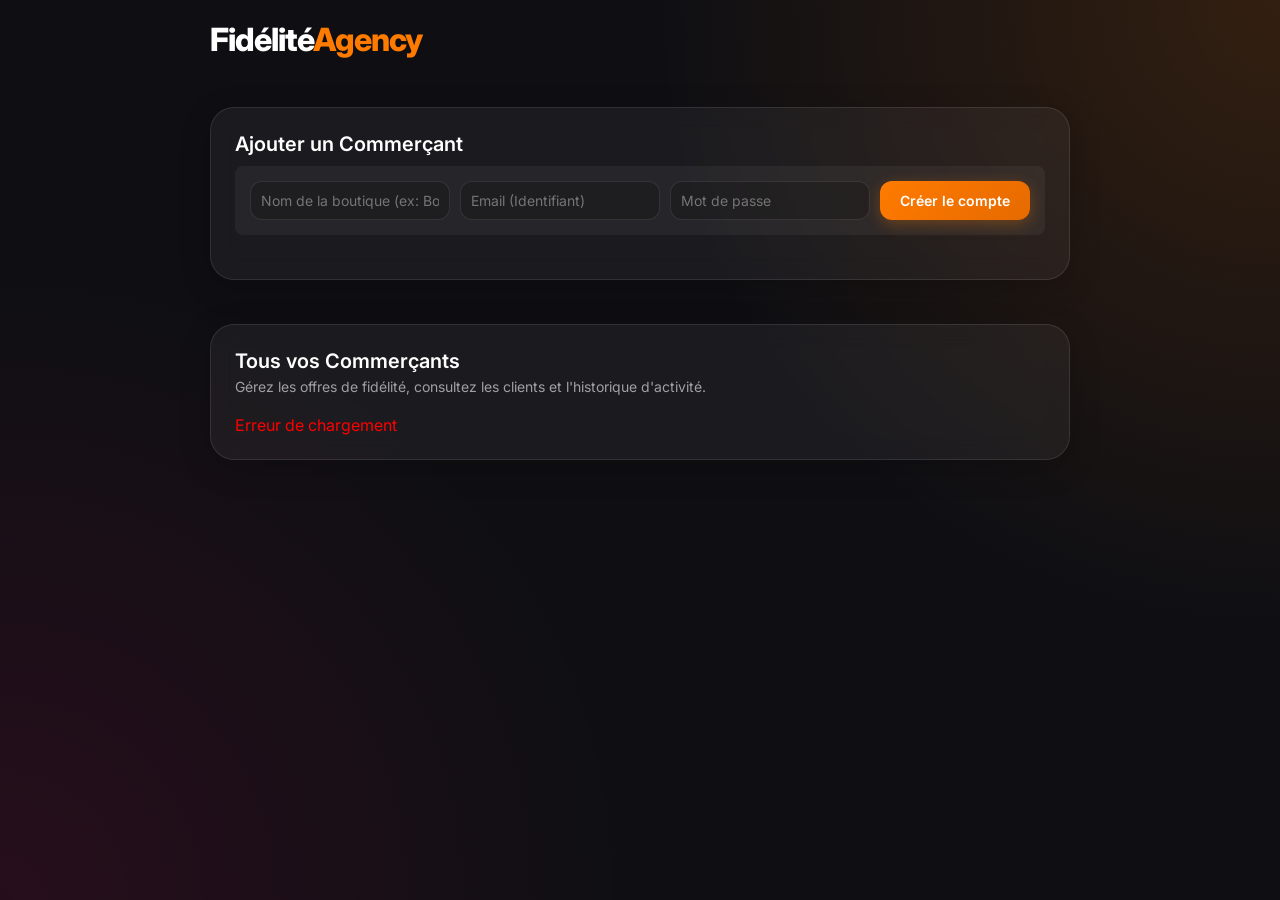
<file: dashboard-app/index.html>
<!DOCTYPE html>
<html lang="fr">
<head>
    <meta charset="UTF-8">
    <meta name="viewport" content="width=device-width, initial-scale=1.0, maximum-scale=1.0, user-scalable=no">
    <title>Agence Dashboard</title>
    
    <link rel="manifest" href="manifest.json">
    <meta name="theme-color" content="#FF9800">
    <link href="https://fonts.googleapis.com/css2?family=Inter:wght@400;600;800&display=swap" rel="stylesheet">
    <link rel="stylesheet" href="style.css">
    <style>
        .dashboard-container { padding-bottom: 20px; max-width: 900px; margin: 0 auto; }
        .nav-header { display: flex; justify-content: space-between; align-items: center; margin-bottom: 24px; }
        
        .merchant-card { background: rgba(0,0,0,0.3); border-radius: 12px; padding: 20px; margin-bottom: 20px; border: 1px solid var(--surface-border); }
        .merchant-header { display: flex; justify-content: space-between; align-items: center; margin-bottom: 16px; }
        .merchant-title { font-size: 20px; font-weight: bold; color: var(--primary); }
        
        .offer-form { display: flex; gap: 10px; margin-bottom: 20px; background: rgba(255,255,255,0.02); padding: 15px; border-radius: 8px; }
        .offer-form input { flex: 1; font-size: 14px; padding: 10px; }
        .offer-form button { width: auto; padding: 10px 20px; font-size: 14px; }

        /* Tabbed offer editor */
        .offer-tabs { display: flex; gap: 6px; margin-bottom: 14px; }
        .offer-tab { width: auto; padding: 8px 16px; font-size: 13px; font-weight: 600; background: rgba(255,255,255,0.05); color: var(--text-muted); border: 1px solid var(--surface-border); border-radius: 8px; cursor: pointer; transition: 0.15s; }
        .offer-tab.active { background: var(--primary); color: #000; border-color: var(--primary); }
        .offer-pane { display: flex; flex-wrap: wrap; gap: 10px; align-items: flex-start; }

        /* Reusable bits (extracted from inline styles) */
        .field-label { display: block; font-size: 12px; color: gray; margin-bottom: 4px; }
        .chip-btn { width: max-content; padding: 4px 8px; border-radius: 4px; cursor: pointer;
                    font-size: 11px; font-weight: bold; transition: 0.2s; white-space: nowrap;
                    background: transparent; text-decoration: none; }
        .qr-btn { color: var(--primary); border: 1px solid var(--primary); }
        .qr-btn:hover { background: var(--primary); color: #000; }
        .danger-btn { color: #ff4444; border: 1px solid #ff4444; }
        .danger-btn:hover { background: #ff4444; color: #fff; }

        /* Live card preview (Design tab) */
        .offer-row { display: flex; gap: 20px; align-items: flex-start; flex-wrap: wrap; margin-bottom: 20px; }
        .offer-row .offer-form { margin-bottom: 0; }
        .card-preview { flex: 0 1 280px; min-width: 240px; max-width: 290px; }
        .cp-card { border-radius: 16px; padding: 16px; color: #fff; box-shadow: 0 8px 24px rgba(0,0,0,0.4); overflow: hidden; transition: background 0.15s; }
        .cp-head { display: flex; align-items: center; gap: 10px; }
        .cp-logo { width: 38px; height: 38px; border-radius: 50%; object-fit: cover; background: rgba(255,255,255,0.25); flex-shrink: 0; }
        .cp-issuer { font-size: 13px; font-weight: 600; opacity: 0.95; }
        .cp-cardtitle { font-size: 14px; font-weight: 600; opacity: 0.95; }
        .cp-header { font-size: 26px; font-weight: 800; margin-top: 12px; line-height: 1.1; word-break: break-word; }
        .cp-subheader { font-size: 13px; opacity: 0.85; margin-top: 4px; }
        .cp-qr { background: #fff; border-radius: 12px; padding: 10px; margin: 16px auto 4px; width: max-content; }
        .cp-qr img { width: 128px; height: 128px; display: block; }
        .cp-qrnote { text-align: center; font-size: 10px; opacity: 0.7; margin-bottom: 4px; }
        .cp-hero { margin: 14px -16px -16px; overflow: hidden; }
        .cp-hero img { width: 100%; height: 92px; object-fit: cover; display: block; }
        .cp-caption { text-align: center; font-size: 11px; color: var(--text-muted); margin-top: 8px; }
        .img-status { font-size: 11px; margin-top: 4px; min-height: 14px; }

        table { width: 100%; border-collapse: collapse; text-align: left; }
        th, td { padding: 12px; border-bottom: 1px solid var(--surface-border); font-size: 14px; }
        th { background: rgba(0,0,0,0.4); color: var(--text-muted); font-size: 12px; text-transform: uppercase; }
        
        .badge { display: inline-block; white-space: nowrap; background: var(--accent); color: white; padding: 3px 10px; border-radius: 999px; font-size: 12px; font-weight: bold; }
    </style>
</head>
<body>
    <div class="app-container dashboard-container">
        <div class="nav-header">
            <div class="logo-area">
                <h1>Fidélité<span>Agency</span></h1>
            </div>
        </div>

        <div class="glass-panel" style="margin-bottom: 20px;">
            <h2 style="margin-bottom: 10px;">Ajouter un Commerçant</h2>
            <form id="create-merchant-form" class="offer-form" style="background: rgba(255,255,255,0.05);">
                <input type="text" id="new_merchant_name" placeholder="Nom de la boutique (ex: Boulangerie Paul)" required>
                <input type="email" id="new_merchant_email" placeholder="Email (Identifiant)" required>
                <input type="password" id="new_merchant_password" placeholder="Mot de passe" required>
                <button type="submit" class="btn-primary">Créer le compte</button>
            </form>
            <div id="create-msg" style="color: var(--success); font-size: 14px; margin-top: 10px; display: none;">Compte créé avec succès !</div>
            <div id="create-error" style="color: red; font-size: 14px; margin-top: 10px; display: none;"></div>
        </div>

        <div class="glass-panel">
            <h2 style="margin-bottom: 5px;">Tous vos Commerçants</h2>
            <p style="color: var(--text-muted); font-size: 14px; margin-bottom: 20px;">Gérez les offres de fidélité, consultez les clients et l'historique d'activité.</p>
            
            <div id="merchants-list">
                <!-- Injected via JS -->
                <div style="text-align: center; padding: 40px; color: gray;">Chargement...</div>
            </div>
        </div>
    </div>

    <script src="dashboard.js"></script>
</body>
</html>
</file>
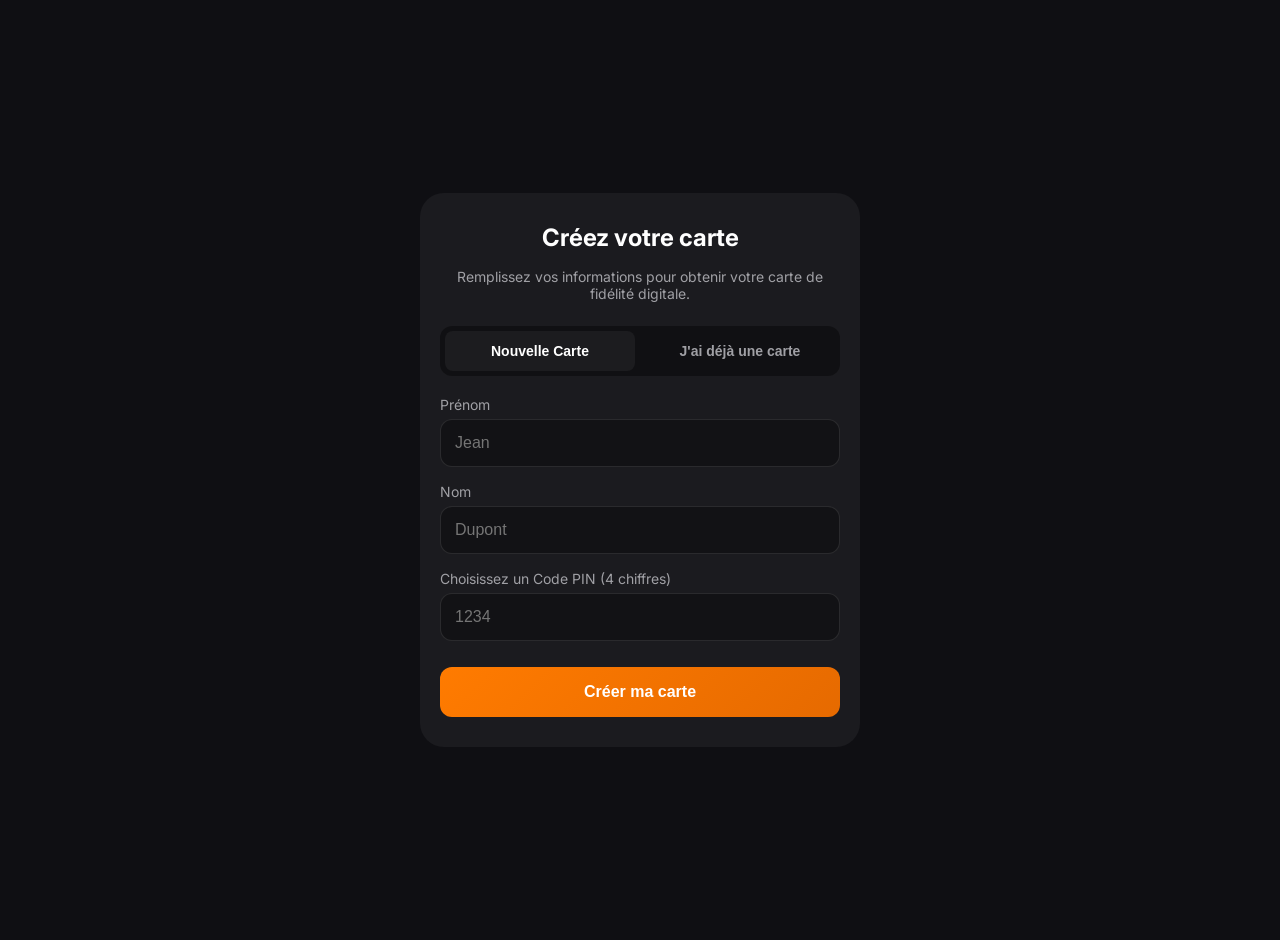
<file: public/index.html>
<!DOCTYPE html>
<html lang="fr">
<head>
    <meta charset="UTF-8">
    <meta name="viewport" content="width=device-width, initial-scale=1.0">
    <title>Votre Carte de Fidélité</title>
    <link href="https://fonts.googleapis.com/css2?family=Inter:wght@400;600;800&display=swap" rel="stylesheet">
    <style>
        :root {
            --primary: #FF7B00;
            --bg-color: #0F0F13;
            --surface: rgba(255, 255, 255, 0.05);
            --text-main: #FFFFFF;
        }
        body {
            font-family: 'Inter', sans-serif;
            background-color: var(--bg-color);
            color: var(--text-main);
            margin: 0; padding: 20px;
            display: flex; flex-direction: column; align-items: center; justify-content: center;
            min-height: 100vh;
        }
        .container {
            width: 100%; max-width: 400px;
            background: var(--surface);
            padding: 30px 20px; border-radius: 24px;
            text-align: center;
        }
        h1 { margin-top: 0; font-size: 24px; }
        .input-group { margin-bottom: 16px; text-align: left; }
        label { display: block; font-size: 14px; margin-bottom: 6px; color: #A0A0A5; }
        input {
            width: 100%; padding: 14px; border-radius: 12px;
            border: 1px solid rgba(255,255,255,0.1);
            background: rgba(0,0,0,0.3); color: white;
            box-sizing: border-box; font-size: 16px;
        }
        button {
            width: 100%; padding: 16px;
            background: linear-gradient(135deg, var(--primary), #E66A00);
            color: white; border: none; border-radius: 12px;
            font-size: 16px; font-weight: bold; cursor: pointer;
            margin-top: 10px;
        }
        .tabs { display: flex; gap: 10px; margin-bottom: 20px; background: rgba(0,0,0,0.4); padding: 5px; border-radius: 12px; }
        .tab { flex: 1; padding: 12px; border: none; background: transparent; color: #A0A0A5; border-radius: 8px; cursor: pointer; font-size: 14px; font-weight: bold; transition: 0.2s; margin-top: 0;}
        .tab.active { background: var(--surface); color: white; }
        .gpay-btn {
            background: black; color: white;
            border: 1px solid #333; display: flex; align-items: center; justify-content: center; gap: 10px;
        }
        .hidden { display: none; }
    </style>
</head>
<body>
    <div class="container">
        <h1 id="page-title">Créez votre carte</h1>
        <p id="page-subtitle" style="color: #A0A0A5; font-size: 14px; margin-bottom: 24px;">Remplissez vos informations pour obtenir votre carte de fidélité digitale.</p>
        
        <div class="tabs">
            <button id="tab-signup" class="tab active" onclick="switchTab('signup')">Nouvelle Carte</button>
            <button id="tab-login" class="tab" onclick="switchTab('login')">J'ai déjà une carte</button>
        </div>

        <form id="signup-form">
            <div class="input-group">
                <label>Prénom</label>
                <input type="text" id="first-name" required placeholder="Jean">
            </div>
            <div class="input-group">
                <label>Nom</label>
                <input type="text" id="last-name" required placeholder="Dupont">
            </div>
            <div class="input-group">
                <label id="pin-label">Choisissez un Code PIN (4 chiffres)</label>
                <input type="text" id="pin-code" required placeholder="1234" pattern="\d{4}" maxlength="4" inputmode="numeric">
            </div>
            <div id="error-message" style="color: #FF5252; font-size: 14px; margin-bottom: 10px; display: none;"></div>
            <button type="submit" id="submit-btn">Générer ma carte</button>
        </form>

        <div id="success-area" class="hidden" style="margin-top: 20px;">
            <a id="wallet-link" href="#" target="_blank" style="text-decoration: none;">
                <button class="gpay-btn">
                    <svg viewBox="0 0 24 24" width="24" height="24" fill="white">
                        <path d="M21 4H3C1.89 4 1 4.89 1 6v12c0 1.11.89 2 2 2h18c1.11 0 2-.89 2-2V6c0-1.11-.89-2-2-2zm0 14H3V6h18v12zm-9-8h9v2h-9zm0 4h9v2h-9z"/>
                    </svg>
                    Ajouter à Google Wallet
                </button>
            </a>
            <p style="font-size: 12px; color: #A0A0A5; margin-top: 15px;">Cliquez sur le bouton ci-dessus pour enregistrer votre carte.</p>
        </div>
    </div>

    <script src="signup.js"></script>
</body>
</html>
</file>
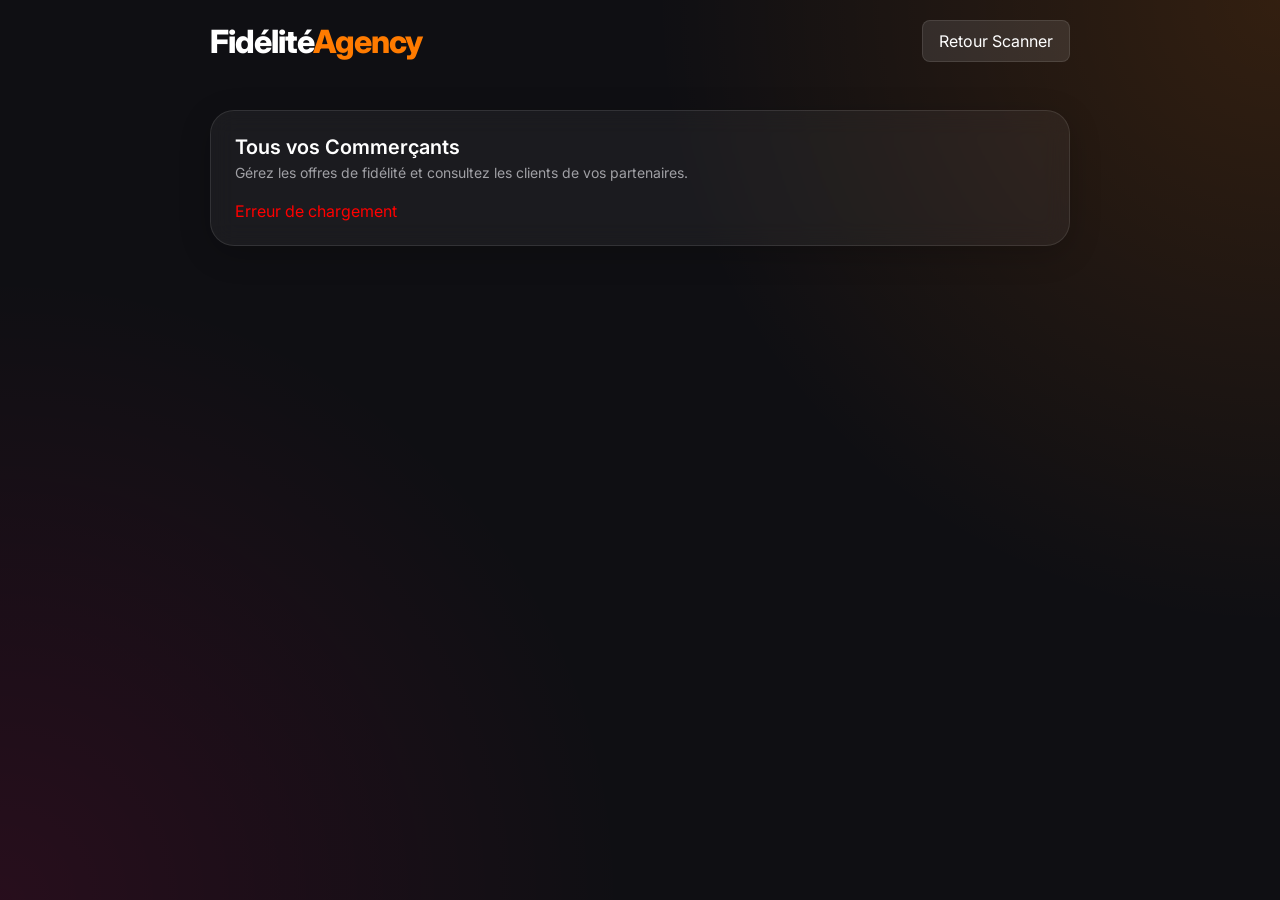
<file: dashboard-app/dashboard.html>
<!DOCTYPE html>
<html lang="fr">
<head>
    <meta charset="UTF-8">
    <meta name="viewport" content="width=device-width, initial-scale=1.0, maximum-scale=1.0, user-scalable=no">
    <title>Agence Dashboard</title>
    
    <link rel="manifest" href="manifest.json">
    <meta name="theme-color" content="#FF9800">
    <link href="https://fonts.googleapis.com/css2?family=Inter:wght@400;600;800&display=swap" rel="stylesheet">
    <link rel="stylesheet" href="style.css">
    <style>
        .dashboard-container { padding-bottom: 20px; max-width: 900px; margin: 0 auto; }
        .nav-header { display: flex; justify-content: space-between; align-items: center; margin-bottom: 24px; }
        
        .merchant-card { background: rgba(0,0,0,0.3); border-radius: 12px; padding: 20px; margin-bottom: 20px; border: 1px solid var(--surface-border); }
        .merchant-header { display: flex; justify-content: space-between; align-items: center; margin-bottom: 16px; }
        .merchant-title { font-size: 20px; font-weight: bold; color: var(--primary); }
        
        .offer-form { display: flex; gap: 10px; margin-bottom: 20px; background: rgba(255,255,255,0.02); padding: 15px; border-radius: 8px; }
        .offer-form input { flex: 1; font-size: 14px; padding: 10px; }
        .offer-form button { width: auto; padding: 10px 20px; font-size: 14px; }
        
        table { width: 100%; border-collapse: collapse; text-align: left; }
        th, td { padding: 12px; border-bottom: 1px solid var(--surface-border); font-size: 14px; }
        th { background: rgba(0,0,0,0.4); color: var(--text-muted); font-size: 12px; text-transform: uppercase; }
        
        .badge { background: var(--accent); color: white; padding: 2px 8px; border-radius: 10px; font-size: 12px; font-weight: bold;}
    </style>
</head>
<body>
    <div class="app-container dashboard-container">
        <div class="nav-header">
            <div class="logo-area">
                <h1>Fidélité<span>Agency</span></h1>
            </div>
            <a href="index.html" class="btn-secondary" style="text-decoration: none; padding: 10px 16px; border-radius: 8px; width: auto;">Retour Scanner</a>
        </div>

        <div class="glass-panel">
            <h2 style="margin-bottom: 5px;">Tous vos Commerçants</h2>
            <p style="color: var(--text-muted); font-size: 14px; margin-bottom: 20px;">Gérez les offres de fidélité et consultez les clients de vos partenaires.</p>
            
            <div id="merchants-list">
                <!-- Injected via JS -->
                <div style="text-align: center; padding: 40px; color: gray;">Chargement...</div>
            </div>
        </div>
    </div>

    <script src="dashboard.js"></script>
</body>
</html>
</file>
<file: dashboard-app/style.css>
:root {
    --primary: #FF7B00;
    --primary-dark: #E66A00;
    --secondary: #1E1E24;
    --accent: #FF006E;
    --bg-color: #0F0F13;
    --surface: rgba(255, 255, 255, 0.05);
    --surface-border: rgba(255, 255, 255, 0.1);
    --text-main: #FFFFFF;
    --text-muted: #A0A0A5;
    --success: #00F5D4;
    --error: #FF0054;
    --font-family: 'Inter', sans-serif;
}

* {
    box-sizing: border-box;
    margin: 0;
    padding: 0;
}

body {
    font-family: var(--font-family);
    background-color: var(--bg-color);
    color: var(--text-main);
    min-height: 100vh;
    display: flex;
    justify-content: center;
    background-image: radial-gradient(circle at top right, rgba(255, 123, 0, 0.15), transparent 40%),
                      radial-gradient(circle at bottom left, rgba(255, 0, 110, 0.1), transparent 40%);
    background-attachment: fixed;
}

.app-container {
    width: 100%;
    max-width: 480px;
    padding: 20px;
    display: flex;
    flex-direction: column;
    gap: 24px;
    position: relative;
    padding-bottom: 80px; /* Space for bottom nav */
}

header {
    text-align: center;
    margin-top: 20px;
}

.logo-area h1 {
    font-size: 32px;
    font-weight: 800;
    letter-spacing: -1px;
}

.logo-area span {
    color: var(--primary);
}

.subtitle {
    color: var(--text-muted);
    font-size: 14px;
    margin-top: 4px;
}

.glass-panel {
    background: var(--surface);
    backdrop-filter: blur(12px);
    -webkit-backdrop-filter: blur(12px);
    border: 1px solid var(--surface-border);
    border-radius: 24px;
    padding: 24px;
    box-shadow: 0 8px 32px rgba(0, 0, 0, 0.2);
    animation: fadeIn 0.4s ease-out;
}

@keyframes fadeIn {
    from { opacity: 0; transform: translateY(10px); }
    to { opacity: 1; transform: translateY(0); }
}

h2 {
    font-size: 20px;
    font-weight: 600;
    margin-bottom: 20px;
}

.hidden {
    display: none !important;
}

/* Forms */
.input-group {
    margin-bottom: 16px;
}

.input-group label {
    display: block;
    font-size: 13px;
    color: var(--text-muted);
    margin-bottom: 8px;
    font-weight: 600;
}

input, textarea {
    width: 100%;
    background: rgba(0, 0, 0, 0.2);
    border: 1px solid var(--surface-border);
    border-radius: 12px;
    padding: 14px 16px;
    color: var(--text-main);
    font-size: 16px;
    font-family: var(--font-family);
    transition: all 0.2s ease;
}

input:focus, textarea:focus {
    outline: none;
    border-color: var(--primary);
    background: rgba(0, 0, 0, 0.4);
}

textarea {
    resize: vertical;
    min-height: 100px;
}

/* Buttons */
button {
    width: 100%;
    padding: 16px;
    border: none;
    border-radius: 12px;
    font-size: 16px;
    font-weight: 600;
    cursor: pointer;
    font-family: var(--font-family);
    transition: transform 0.1s ease, box-shadow 0.2s ease;
}

button:active {
    transform: scale(0.98);
}

.btn-primary {
    background: linear-gradient(135deg, var(--primary), var(--primary-dark));
    color: white;
    box-shadow: 0 4px 15px rgba(255, 123, 0, 0.3);
}

.btn-accent {
    background: linear-gradient(135deg, var(--accent), #D9005D);
    color: white;
    box-shadow: 0 4px 15px rgba(255, 0, 110, 0.3);
}

.btn-secondary {
    background: rgba(255, 255, 255, 0.1);
    color: white;
    border: 1px solid var(--surface-border);
}

.btn-text {
    background: transparent;
    color: var(--text-muted);
    padding: 0;
    width: auto;
    font-size: 14px;
}

/* Scanner */
.scanner-header {
    display: flex;
    justify-content: space-between;
    align-items: center;
    margin-bottom: 16px;
}

.scanner-header h2 {
    margin: 0;
}

.scanner-view {
    width: 100%;
    border-radius: 16px;
    overflow: hidden;
    background: #000;
    border: 1px solid var(--surface-border);
}

/* Override html5-qrcode styles slightly */
#reader img {
    display: none;
}
#reader__dashboard_section_csr span {
    color: var(--text-main) !important;
}

/* Result Card */
.result-card {
    text-align: center;
    padding: 20px 0;
}

.result-card h3 {
    color: var(--success);
    font-size: 24px;
    margin: 16px 0 8px;
}

.result-card p {
    color: var(--text-muted);
    margin-bottom: 24px;
}

/* Animated Checkmark */
.success-checkmark {
    width: 80px;
    height: 80px;
    margin: 0 auto;
}

.checkmark__circle {
    stroke-dasharray: 166;
    stroke-dashoffset: 166;
    stroke-width: 2;
    stroke-miterlimit: 10;
    stroke: var(--success);
    fill: none;
    animation: stroke 0.6s cubic-bezier(0.65, 0, 0.45, 1) forwards;
}

.checkmark {
    width: 56px;
    height: 56px;
    border-radius: 50%;
    display: block;
    stroke-width: 2;
    stroke: var(--success);
    stroke-miterlimit: 10;
    margin: 10% auto;
    box-shadow: inset 0px 0px 0px var(--success);
    animation: fill .4s ease-in-out .4s forwards, scale .3s ease-in-out .9s both;
}

.checkmark__check {
    transform-origin: 50% 50%;
    stroke-dasharray: 48;
    stroke-dashoffset: 48;
    animation: stroke 0.3s cubic-bezier(0.65, 0, 0.45, 1) 0.8s forwards;
}

@keyframes stroke {
    100% { stroke-dashoffset: 0; }
}
@keyframes scale {
    0%, 100% { transform: none; }
    50% { transform: scale3d(1.1, 1.1, 1); }
}
@keyframes fill {
    100% { box-shadow: inset 0px 0px 0px 30px rgba(0, 245, 212, 0.1); }
}

/* Bottom Nav */
.bottom-nav {
    position: fixed;
    bottom: 20px;
    left: 50%;
    transform: translateX(-50%);
    width: calc(100% - 40px);
    max-width: 440px;
    background: var(--surface);
    backdrop-filter: blur(16px);
    -webkit-backdrop-filter: blur(16px);
    border: 1px solid var(--surface-border);
    border-radius: 20px;
    display: flex;
    padding: 8px;
    z-index: 100;
}

.nav-item {
    flex: 1;
    padding: 12px;
    background: transparent;
    color: var(--text-muted);
    font-size: 14px;
    border-radius: 12px;
}

.nav-item.active {
    background: rgba(255, 255, 255, 0.1);
    color: var(--text-main);
}

.error-msg {
    color: var(--error);
    margin-top: 12px;
    font-size: 14px;
    text-align: center;
}
</file>
